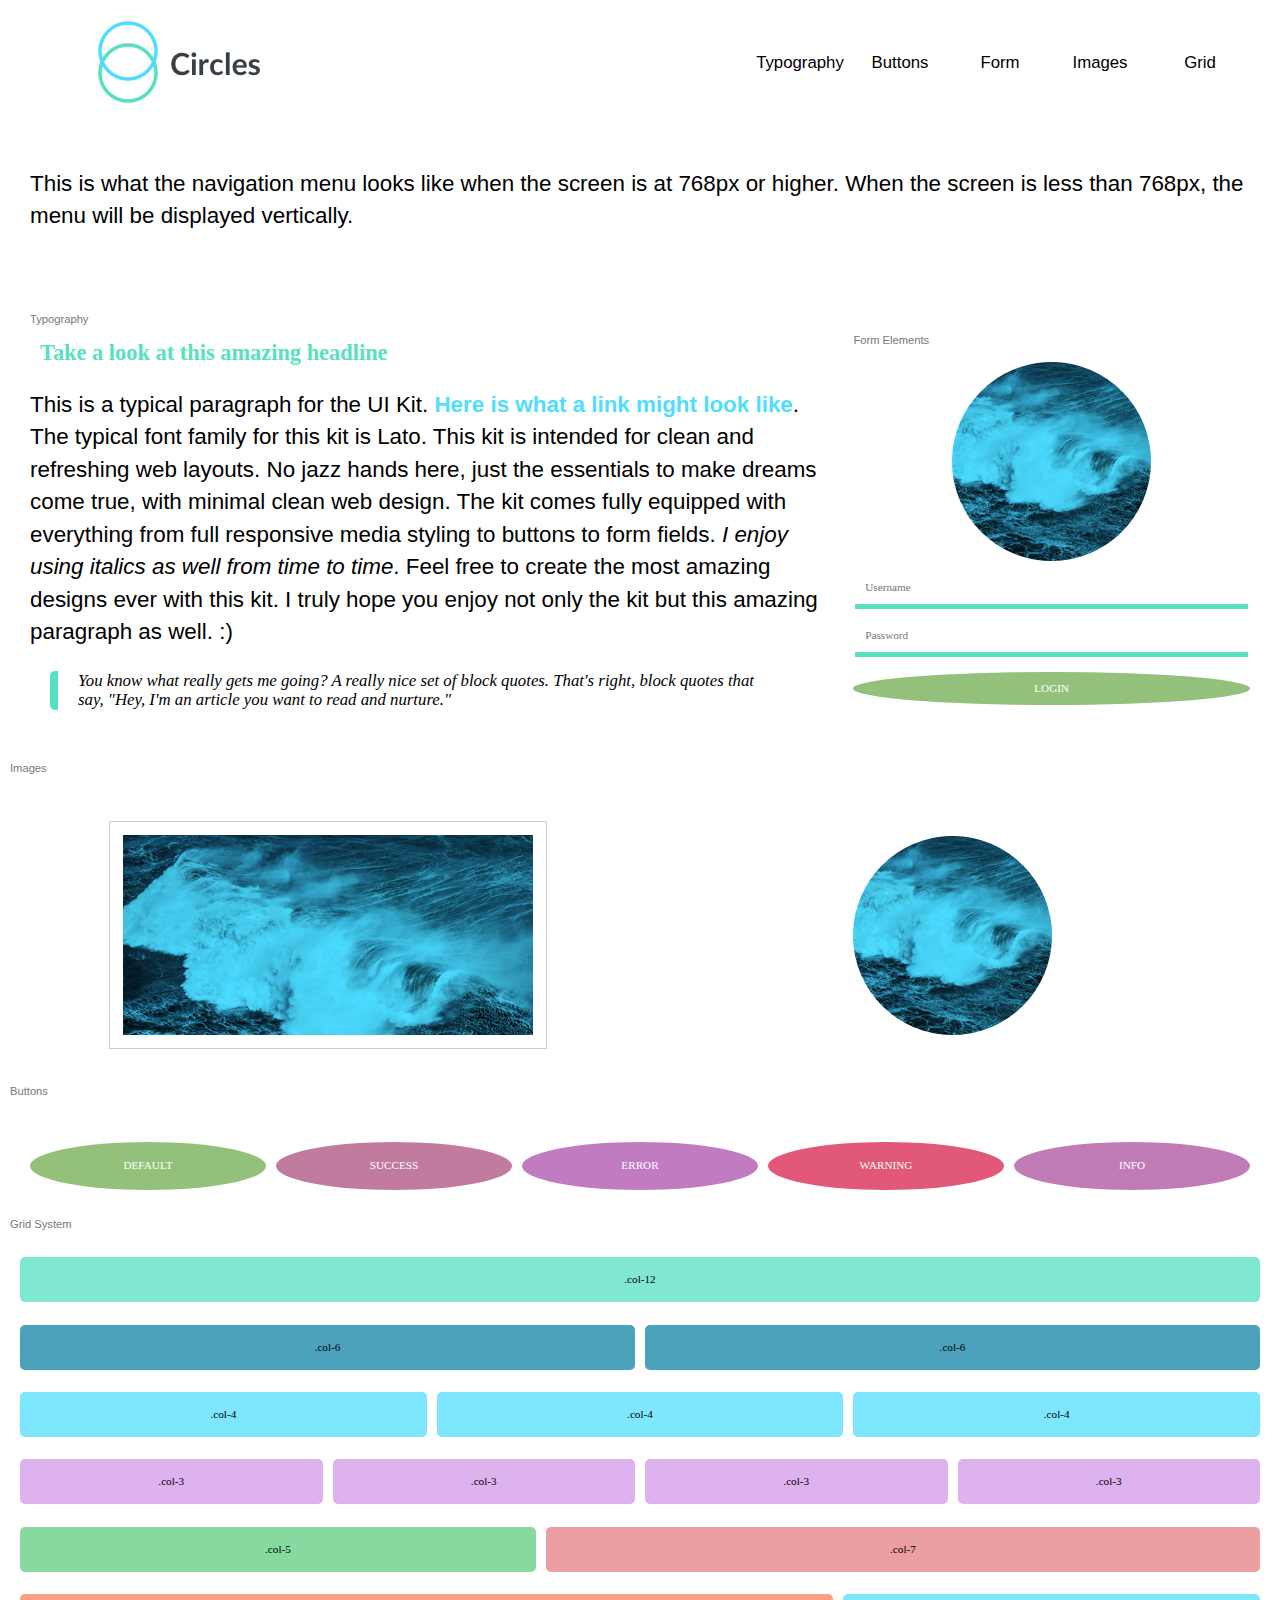
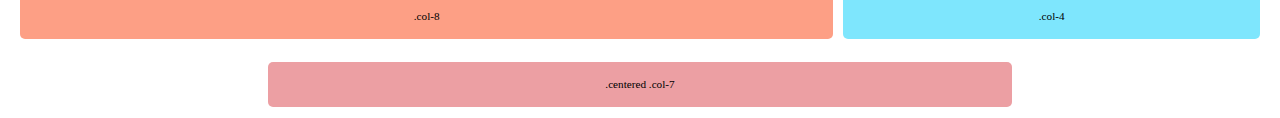
<file: index.html>
<!doctype html>
<html lang="en">

<head>
  <meta charset="utf-8">
  <title>Circles UI Kit</title>
  <meta name="viewport" content="width=device-width, initial-scale=1">
  <link rel="stylesheet" href="css/style.css">
</head>

<body class="container">
  <header class="row">
    <div class="col-3">
      <a class="link" href="/">
        <img class="img img-logo" alt="circles logo" src="images/logo.png">
      </a>
    </div>
    <div class="col-9">
      <nav class="nav">
        <a class="nav-link" href="#type">Typography</a>
        <a class="nav-link" href="#buttons">Buttons</a>
        <a class="nav-link" href="#forms">Form</a>
        <a class="nav-link" href="#images">Images</a>
        <a class="nav-link" href="#grid">Grid</a>
      </nav>
    </div>
  </header>

  <div class="row">
    <div class="col-12">
      <div class="card">
        <p>This is what the navigation menu looks like when the screen is at 768px or higher. When the screen is less
          than 768px,
          the menu will be displayed vertically.</p>
      </div>
    </div>
  </div>

  <div class="row">
    <div class="col-8">
      <div class="card">
        <h4 id="type" class="headline-secondary">Typography</h4>
        <h1 class="headline-primary">Take a look at this amazing headline</h1>
        <p>This is a typical paragraph for the UI Kit. <a href="#" class="link">Here is what a link might look like</a>.
          The
          typical font family for this kit is Lato. This kit is intended for clean and refreshing web layouts.
          No jazz hands here, just the essentials to make dreams come true, with minimal clean web design. The kit comes
          fully equipped with everything from full responsive media styling to buttons to form fields. <em>I enjoy using
            italics as well from time to time</em>.
          Feel free to create the most amazing designs ever with this kit. I truly hope you enjoy not only the kit but
          this
          amazing paragraph as well. :)</p>
        <blockquote class="blockquote">You know what really gets me going? A really nice set of block quotes. That's
          right, block quotes that say, "Hey,
          I'm an article you want to read and nurture."</blockquote>
      </div>
    </div>
    <div class="col-4">
      <form class="form">
        <h4 id="forms" class="headline-secondary">Form Elements</h4>
        <img class="img-avatar" src="images/avatar.png" alt="Avatar">
        <label class="hidden" for="username">Username:</label>
        <input class="input" type="text" id="username" placeholder="Username">
        <label class="hidden" for="password">Password:</label>
        <input class="input" type="password" id="password" placeholder="Password">
        <button class="btn default" type="submit" value="Login">Login</button>
      </form>
    </div>
  </div>

  <h4 id="images" class="headline-secondary">Images</h4>

  <div class="row">
    <div class="col-6">
      <img class="img img-frame" src="images/image.png" alt="sample image">
    </div>
    <div class="col-6">
      <img class="img img-avatar" src="images/avatar.png" alt="Avatar">
    </div>
  </div>

  <h4 id="buttons" class="headline-secondary">Buttons</h4>

  <div class="row">
    <div class="col-12">
      <button class="btn default">default</button>
      <button class="btn success">success</button>
      <button class="btn error">error</button>
      <button class="btn warning">warning</button>
      <button class="btn info">info</button>
    </div>
  </div>

  <h4 id="grid" class="headline-secondary">Grid System</h4>

  <div class="row">
    <div class="col-12 theme">.col-12</div>
  </div>
  <div class="row">
    <div class="col-6 theme">.col-6</div>
    <div class="col-6 theme">.col-6</div>
  </div>
  <div class="row">
    <div class="col-4 theme">.col-4</div>
    <div class="col-4 theme">.col-4</div>
    <div class="col-4 theme">.col-4</div>
  </div>
  <div class="row">
    <div class="col-3 theme">.col-3</div>
    <div class="col-3 theme">.col-3</div>
    <div class="col-3 theme">.col-3</div>
    <div class="col-3 theme">.col-3</div>
  </div>
  <div class="row">
    <div class="col-5 theme">.col-5</div>
    <div class="col-7 theme">.col-7</div>
  </div>
  <div class="row">
    <div class="col-8 theme">.col-8</div>
    <div class="col-4 theme">.col-4</div>
  </div>
  <div class="row">
    <div class="col-7 theme centered">.centered .col-7</div>
  </div>

</body>

</html>
</file>
<file: css/style.css>
/*! normalize.css v8.0.1 | MIT License | github.com/necolas/normalize.css */
/* Document
   ========================================================================== */
/**
 * 1. Correct the line height in all browsers.
 * 2. Prevent adjustments of font size after orientation changes in iOS.
 */
html {
  line-height: 1.15;
  /* 1 */
  -webkit-text-size-adjust: 100%;
  /* 2 */
}

/* Sections
   ========================================================================== */
/**
 * Remove the margin in all browsers.
 */
body {
  margin: 0;
}

/**
 * Render the `main` element consistently in IE.
 */
main {
  display: block;
}

/**
 * Correct the font size and margin on `h1` elements within `section` and
 * `article` contexts in Chrome, Firefox, and Safari.
 */
h1 {
  font-size: 2em;
  margin: 0.67em 0;
}

/* Grouping content
   ========================================================================== */
/**
 * 1. Add the correct box sizing in Firefox.
 * 2. Show the overflow in Edge and IE.
 */
hr {
  box-sizing: content-box;
  /* 1 */
  height: 0;
  /* 1 */
  overflow: visible;
  /* 2 */
}

/**
 * 1. Correct the inheritance and scaling of font size in all browsers.
 * 2. Correct the odd `em` font sizing in all browsers.
 */
pre {
  font-family: monospace, monospace;
  /* 1 */
  font-size: 1em;
  /* 2 */
}

/* Text-level semantics
   ========================================================================== */
/**
 * Remove the gray background on active links in IE 10.
 */
a {
  background-color: transparent;
}

/**
 * 1. Remove the bottom border in Chrome 57-
 * 2. Add the correct text decoration in Chrome, Edge, IE, Opera, and Safari.
 */
abbr[title] {
  border-bottom: none;
  /* 1 */
  text-decoration: underline;
  /* 2 */
  text-decoration: underline dotted;
  /* 2 */
}

/**
 * Add the correct font weight in Chrome, Edge, and Safari.
 */
b,
strong {
  font-weight: bolder;
}

/**
 * 1. Correct the inheritance and scaling of font size in all browsers.
 * 2. Correct the odd `em` font sizing in all browsers.
 */
code,
kbd,
samp {
  font-family: monospace, monospace;
  /* 1 */
  font-size: 1em;
  /* 2 */
}

/**
 * Add the correct font size in all browsers.
 */
small {
  font-size: 80%;
}

/**
 * Prevent `sub` and `sup` elements from affecting the line height in
 * all browsers.
 */
sub,
sup {
  font-size: 75%;
  line-height: 0;
  position: relative;
  vertical-align: baseline;
}

sub {
  bottom: -0.25em;
}

sup {
  top: -0.5em;
}

/* Embedded content
   ========================================================================== */
/**
 * Remove the border on images inside links in IE 10.
 */
img {
  border-style: none;
}

/* Forms
   ========================================================================== */
/**
 * 1. Change the font styles in all browsers.
 * 2. Remove the margin in Firefox and Safari.
 */
button,
input,
optgroup,
select,
textarea {
  font-family: inherit;
  /* 1 */
  font-size: 100%;
  /* 1 */
  line-height: 1.15;
  /* 1 */
  margin: 0;
  /* 2 */
}

/**
 * Show the overflow in IE.
 * 1. Show the overflow in Edge.
 */
button,
input {
  /* 1 */
  overflow: visible;
}

/**
 * Remove the inheritance of text transform in Edge, Firefox, and IE.
 * 1. Remove the inheritance of text transform in Firefox.
 */
button,
select {
  /* 1 */
  text-transform: none;
}

/**
 * Correct the inability to style clickable types in iOS and Safari.
 */
button,
[type=button],
[type=reset],
[type=submit] {
  -webkit-appearance: button;
}

/**
 * Remove the inner border and padding in Firefox.
 */
button::-moz-focus-inner,
[type=button]::-moz-focus-inner,
[type=reset]::-moz-focus-inner,
[type=submit]::-moz-focus-inner {
  border-style: none;
  padding: 0;
}

/**
 * Restore the focus styles unset by the previous rule.
 */
button:-moz-focusring,
[type=button]:-moz-focusring,
[type=reset]:-moz-focusring,
[type=submit]:-moz-focusring {
  outline: 1px dotted ButtonText;
}

/**
 * Correct the padding in Firefox.
 */
fieldset {
  padding: 0.35em 0.75em 0.625em;
}

/**
 * 1. Correct the text wrapping in Edge and IE.
 * 2. Correct the color inheritance from `fieldset` elements in IE.
 * 3. Remove the padding so developers are not caught out when they zero out
 *    `fieldset` elements in all browsers.
 */
legend {
  box-sizing: border-box;
  /* 1 */
  color: inherit;
  /* 2 */
  display: table;
  /* 1 */
  max-width: 100%;
  /* 1 */
  padding: 0;
  /* 3 */
  white-space: normal;
  /* 1 */
}

/**
 * Add the correct vertical alignment in Chrome, Firefox, and Opera.
 */
progress {
  vertical-align: baseline;
}

/**
 * Remove the default vertical scrollbar in IE 10+.
 */
textarea {
  overflow: auto;
}

/**
 * 1. Add the correct box sizing in IE 10.
 * 2. Remove the padding in IE 10.
 */
[type=checkbox],
[type=radio] {
  box-sizing: border-box;
  /* 1 */
  padding: 0;
  /* 2 */
}

/**
 * Correct the cursor style of increment and decrement buttons in Chrome.
 */
[type=number]::-webkit-inner-spin-button,
[type=number]::-webkit-outer-spin-button {
  height: auto;
}

/**
 * 1. Correct the odd appearance in Chrome and Safari.
 * 2. Correct the outline style in Safari.
 */
[type=search] {
  -webkit-appearance: textfield;
  /* 1 */
  outline-offset: -2px;
  /* 2 */
}

/**
 * Remove the inner padding in Chrome and Safari on macOS.
 */
[type=search]::-webkit-search-decoration {
  -webkit-appearance: none;
}

/**
 * 1. Correct the inability to style clickable types in iOS and Safari.
 * 2. Change font properties to `inherit` in Safari.
 */
::-webkit-file-upload-button {
  -webkit-appearance: button;
  /* 1 */
  font: inherit;
  /* 2 */
}

/* Interactive
   ========================================================================== */
/*
 * Add the correct display in Edge, IE 10+, and Firefox.
 */
details {
  display: block;
}

/*
 * Add the correct display in all browsers.
 */
summary {
  display: list-item;
}

/* Misc
   ========================================================================== */
/**
 * Add the correct display in IE 10+.
 */
template {
  display: none;
}

/**
 * Add the correct display in IE 10.
 */
[hidden] {
  display: none;
}

/* ============================================= */
/*              Base styles                      */
/* ============================================= */
h4 {
  font-family: "Lato", sans-serif;
  color: #777;
  box-sizing: border-box;
}

p {
  line-height: 1.45em;
}

a {
  text-decoration: none;
}

/* ============================================= */
/*              Typography                       */
/* ============================================= */
.headline-primary {
  color: #58e1c1;
  margin-left: 10px;
  font-family: "Times New Roman", Times, serif;
}

.headline-secondary {
  font-family: Arial, Helvetica, sans-serif;
  font-weight: 300;
  color: #777;
}

.link {
  color: #51ddfc;
  font-weight: 700;
}

.blockquote {
  font-family: "Times New Roman", Times, serif;
  font-size: 1.5em;
  font-weight: 300;
  font-style: italic;
  margin-left: 20px;
  padding-left: 20px;
  border-left: 8px solid #58e1c1;
  border-radius: 5px;
}

h1 .headline-primary {
  font-family: "Times New Roman", Times, serif;
  font-size: 2em;
  font-weight: 800;
}

p {
  font-family: "Times New Roman", Times, serif;
  font-size: 0.7em;
  font-weight: 500;
}

.card p {
  font-family: Arial, Helvetica, sans-serif;
  font-size: 2em;
  font-weight: 100;
}

body {
  font-family: "Times New Roman", Times, serif;
  font-size: 0.7em;
  font-weight: 500;
}

/* ============================================= */
/*              Buttons                          */
/* ============================================= */
.btn {
  margin-top: 15px;
  width: 100%;
  color: #fff;
  border: none;
  padding: 10px 0;
  text-transform: uppercase;
  border-radius: 5px;
  width: 100%;
  height: 100%;
  border: 2px;
  border-radius: 50%;
  transition: background-color 1s ease-in-out, color 0.2s ease-in-out;
}
@media (min-width: 768px) {
  .btn {
    padding: 10px 30px;
  }
}
.btn:hover {
  filter: brightness(110%);
}

@media (min-width: 768px) {
  .btn + .btn {
    margin-left: 10px;
  }
}

.default {
  background-color: #93c17b;
}
.default:hover {
  background-color: #bdd9af;
}

.error {
  background-color: #c17bc1;
}
.error:hover {
  background-color: #d9afd9;
}

.info {
  background-color: #c17bb6;
}
.info:hover {
  background-color: #d9afd3;
}

.success {
  background-color: #c17b9e;
}
.success:hover {
  background-color: #d9afc4;
}

.warning {
  background-color: #e15878;
}
.warning:hover {
  background-color: #d9afd9;
}

/* ============================================= */
/*              Forms                            */
/* ============================================= */
.form {
  flex-basis: 100%;
}

.input {
  display: block;
  width: 94%;
  margin: 10px auto 0;
  border: none;
  padding: 10px;
  border-bottom: 5px solid #58e1c1;
}

.hidden {
  position: absolute;
  left: -10000px;
  top: auto;
  width: 1px;
  height: 1px;
  overflow: hidden;
}

/* ============================================= */
/*              Grid System                      */
/* ============================================= */
.container {
  padding: 0 10px;
}
@media (min-width: 768px) {
  .container {
    max-width: 1400px;
    display: block;
    margin-left: auto;
    margin-right: auto;
  }
}

@media (min-width: 768px) {
  .centered {
    display: block;
    margin-left: auto;
    margin-right: auto;
  }
}

.row {
  display: flex;
  flex-direction: column;
  padding: 1em 10px;
}
@media (min-width: 768px) {
  .row {
    flex-direction: row;
  }
}

[class^=col] {
  margin-top: 10px;
  flex-basis: 100%;
  min-height: 25px;
  padding: 10px;
  border-radius: 5px;
}
@media (min-width: 768px) {
  [class^=col] {
    display: flex;
    justify-content: center;
    margin-top: 0;
    align-items: center;
  }
}

@media (min-width: 768px) {
  [class^=col] + [class^=col] {
    margin-left: 10px;
  }
}

.theme.col-1 {
  background-color: #927bc1;
}

.theme.col-2 {
  background-color: #fd7856;
}

.theme.col-3 {
  background-color: #deb2ee;
}

.theme.col-4 {
  background-color: #7ee6fd;
}

.theme.col-5 {
  background-color: #88d9a0;
}

.theme.col-6 {
  background-color: #4da2bb;
}

.theme.col-7 {
  background-color: #ec9fa3;
}

.theme.col-8 {
  background-color: #fd9f85;
}

.theme.col-9 {
  background-color: #e4757a;
}

.theme.col-10 {
  background-color: #63cc82;
}

.theme.col-11 {
  background-color: #51ddfc;
}

.theme.col-12 {
  background-color: #80e8d1;
}

.card {
  flex-basis: 100%;
}

@media (min-width: 768px) {
  .logo {
    margin-left: initial;
    margin-right: initial;
  }
}

@media (min-width: 768px) {
  .col-1 {
    flex-basis: 8.33%;
  }

  .col-2 {
    flex-basis: 16.67%;
  }

  .col-3 {
    flex-basis: 25%;
  }

  .col-4 {
    flex-basis: 33.33%;
  }

  .col-5 {
    flex-basis: 41.67%;
  }

  .col-6 {
    flex-basis: 50%;
  }

  .col-7 {
    flex-basis: 58.33%;
  }

  .col-8 {
    flex-basis: 66.67%;
  }

  .col-9 {
    flex-basis: 75%;
  }

  .col-10 {
    flex-basis: 83.33%;
  }

  .col-11 {
    flex-basis: 91.67%;
  }

  .col-12 {
    flex-basis: 100%;
  }
}
/* ============================================= */
/*              Images                           */
/* ============================================= */
.img-avatar {
  display: block;
  margin-left: auto;
  margin-right: auto;
  margin-top: 10px;
  max-width: 100%;
  max-height: 100%;
}

.img-frame {
  display: block;
  margin-left: auto;
  margin-right: auto;
  margin-top: 10px;
  max-width: 100%;
  padding: 13px;
  border: 1px solid #ccc;
  position: relative;
}
.img-frame::after {
  content: "";
  display: block;
  width: 100%;
  height: 50px;
  position: absolute;
  transform: skewY(-2deg);
}

.img-logo {
  display: block;
  margin-left: auto;
  margin-right: auto;
}

/* ============================================= */
/*              Navigation                       */
/* ============================================= */
.nav {
  padding-left: 0;
  flex-basis: 100%;
  display: flex;
  flex-direction: column;
}
@media (min-width: 768px) {
  .nav {
    flex-direction: row;
    justify-content: flex-end;
    align-items: center;
  }
}
.nav .nav-link {
  font-family: Arial, Helvetica, sans-serif;
  font-size: 1.5em;
  color: black;
  text-align: center;
  border-radius: 5px;
  padding: 10px 0;
  display: block;
  width: 100%;
  transition: background-color 1s ease-in-out, color 0.2s ease-in-out;
}
@media (min-width: 768px) {
  .nav .nav-link {
    flex-basis: 100px;
  }
}
.nav .nav-link:hover {
  color: #fff;
  background-color: #58e1c1;
}

/*# sourceMappingURL=style.css.map */
</file>
